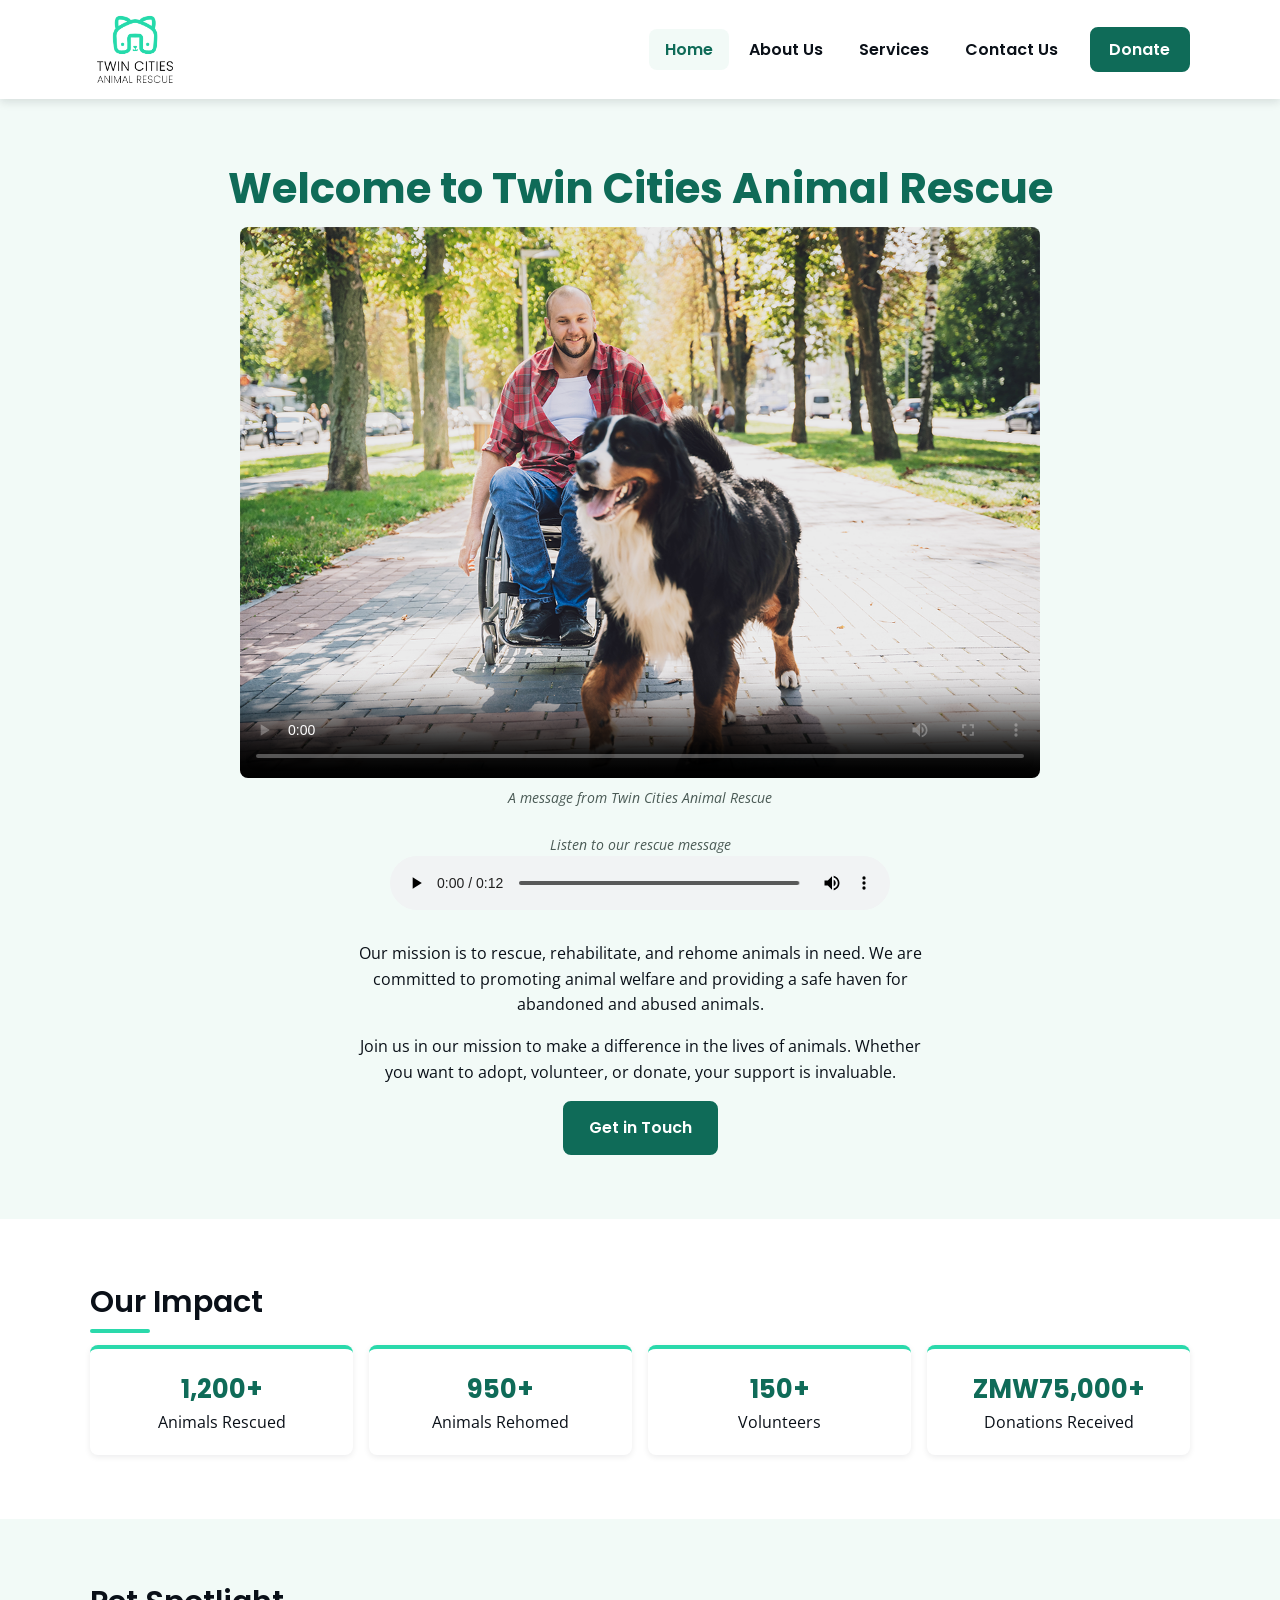
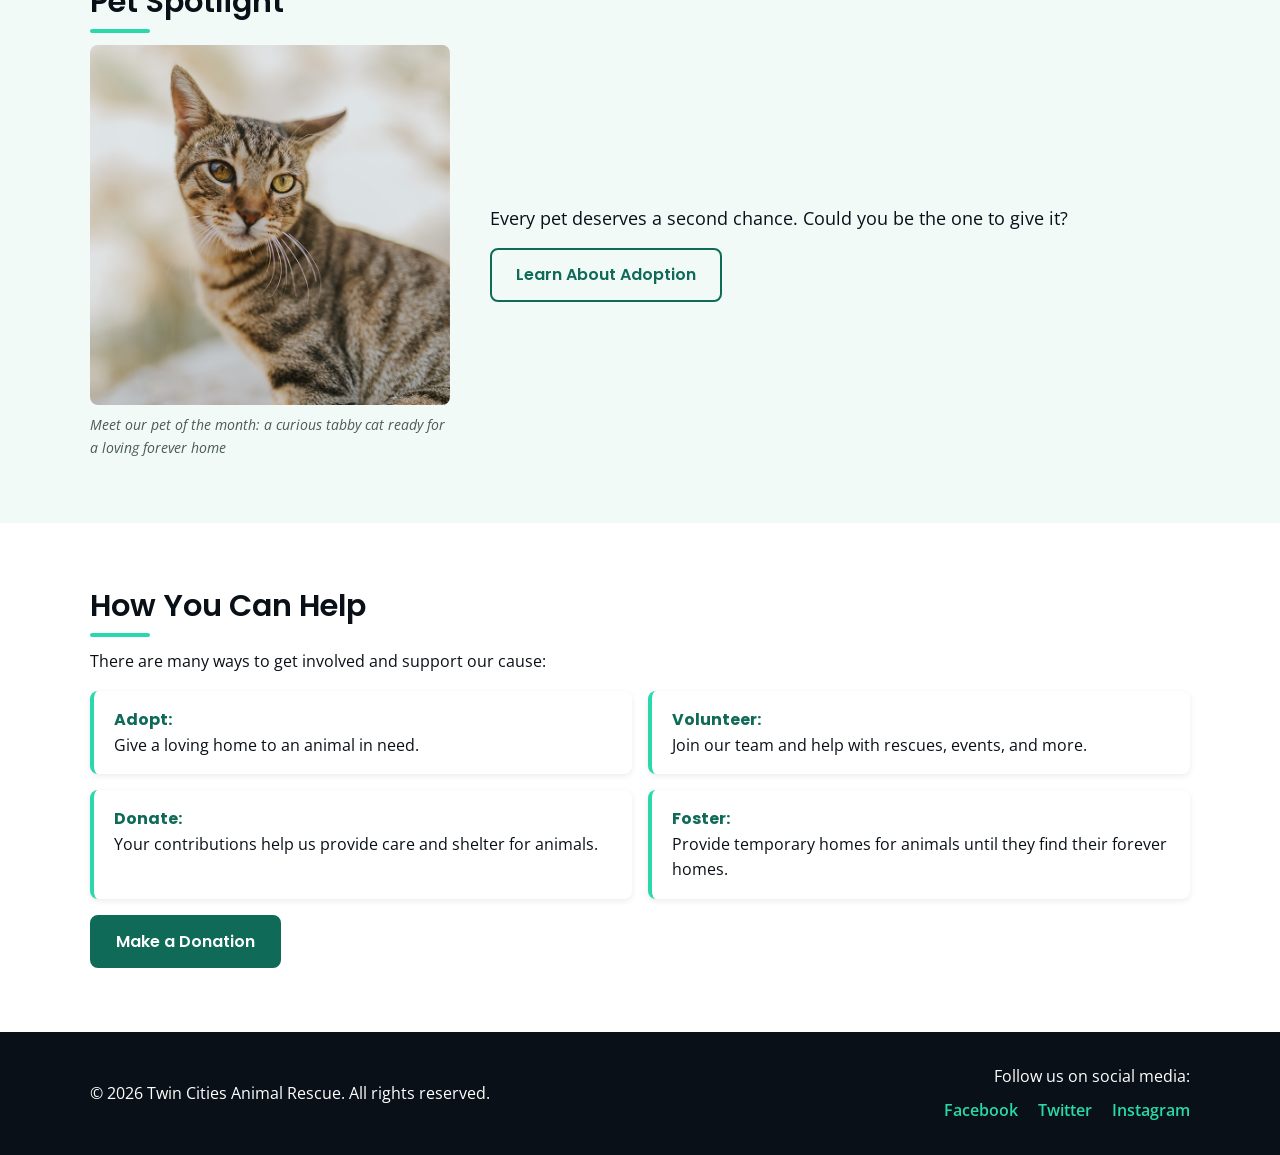
<file: index.html>
<!DOCTYPE html>
<html lang="en">
<head>
    <meta charset="UTF-8">
    <meta name="viewport" content="width=device-width, initial-scale=1.0">
    <title>Twin Cities Animal Rescue</title>
    <meta name="description" content="Twin Cities Animal Rescue is a non-profit organization dedicated to rescuing and rehoming animals in need.">
    <meta name="keywords" content="animal rescue, pet adoption, non-profit organization, Twin Cities, animal welfare">
    <meta name="author" content="Tawonga Michael Makina">
    <meta name="robots" content="index, follow">
    <link rel="icon" href="assets/rescue-logo_c.png" type="image/x-icon">
    <link rel="preconnect" href="https://fonts.googleapis.com">
    <link rel="preconnect" href="https://fonts.gstatic.com" crossorigin>
    <link href="https://fonts.googleapis.com/css2?family=Open+Sans:wght@400;600&family=Poppins:wght@500;600;700&display=swap" rel="stylesheet">
    <link rel="stylesheet" href="css/style.css">
</head>

<body>
    <header class="header">
        <nav class="nav">
            <!-- Logo -->
            <a href="index.html" class="logo">
                <img src="assets/rescue-logo_c.png" alt="Twin Cities Animal Rescue Logo" width="100" height="100">
            </a>
            <!-- Navigation Links -->
            <div class="menu_items_wrapper" id="menu_items">
                <ul>
                    <li><a href="index.html" aria-current="page">Home</a></li>
                    <li><a href="about.html">About Us</a></li>
                    <li><a href="services.html">Services</a></li>
                    <li><a href="contact.html">Contact Us</a></li>
                </ul>
            </div>
            <!-- Opens the donation modal (built by js/main.js) -->
            <button type="button" class="button nav_donate" data-open-donation>Donate</button>
            <!-- Mobile menu button (hidden on larger screens) -->
            <button type="button" class="mobile_menu_button" aria-label="Toggle navigation menu" aria-expanded="false" aria-controls="menu_items">
                <span></span>
                <span></span>
                <span></span>
            </button>
        </nav>
    </header>

    <main>

        <!-- Jumbotron -->
        <section class="hero">
            <h1>Welcome to Twin Cities Animal Rescue</h1>
            <!-- Feature Video -->
            <figure class="video">
                <video controls width="800" height="400" poster="assets/rescue-feature-large_c.png" preload="metadata">
                    <source src="assets/rescue-message_c.mp4" type="video/mp4">
                    Your browser does not support the video tag.
                </video>
                <!-- caption -->
                <figcaption>A message from Twin Cities Animal Rescue</figcaption>
            </figure>
            <!-- Audio Message -->
            <figure class="audio">
                <figcaption>Listen to our rescue message</figcaption>
                <audio controls preload="metadata">
                    <source src="assets/rescue-message_c.mp3" type="audio/mpeg">
                    Your browser does not support the audio element.
                </audio>
            </figure>
            <!-- Mission Statement -->
            <p>Our mission is to rescue, rehabilitate, and rehome animals in need. We are committed to promoting animal welfare and providing a safe haven for abandoned and abused animals.</p>
            <!-- Call to Action -->
            <p>Join us in our mission to make a difference in the lives of animals. Whether you want to adopt, volunteer, or donate, your support is invaluable.</p>
            <!-- Get in touch Button to contact -->
            <a href="contact.html" class="button" aria-label="Get in Touch">Get in Touch</a>
        </section>

        <!-- Impact Stats -->
        <section class="stats">
            <h2>Our Impact</h2>
            <ul class="stats_list">
                <li><strong>1,200+</strong> Animals Rescued</li>
                <li><strong>950+</strong> Animals Rehomed</li>
                <li><strong>150+</strong> Volunteers</li>
                <li><strong>ZMW75,000+</strong> Donations Received</li>
            </ul>
        </section>

        <section>
            <h2>Pet Spotlight</h2>
            <div class="spotlight">
                <figure>
                    <img src="assets/rescue-pet-spotlight_c.png" alt="A grey tabby cat with green-gold eyes looking towards the camera" width="400" height="400">
                    <!-- caption -->
                    <figcaption>Meet our pet of the month: a curious tabby cat ready for a loving forever home</figcaption>
                </figure>
                <div class="spotlight_text">
                    <p>Every pet deserves a second chance. Could you be the one to give it?</p>
                    <a href="services.html" class="button button_outline" aria-label="Learn About Adoption">Learn About Adoption</a>
                </div>
            </div>
        </section>

        <section>
            <h2>How You Can Help</h2>
            <p>There are many ways to get involved and support our cause:</p>
            <ul class="card_list">
                <li><strong>Adopt:</strong> Give a loving home to an animal in need.</li>
                <li><strong>Volunteer:</strong> Join our team and help with rescues, events, and more.</li>
                <li><strong>Donate:</strong> Your contributions help us provide care and shelter for animals.</li>
                <li><strong>Foster:</strong> Provide temporary homes for animals until they find their forever homes.</li>
            </ul>
            <button type="button" class="button" data-open-donation>Make a Donation</button>
        </section>
    </main>
    <footer class="footer">
        <p>&copy; 2026 Twin Cities Animal Rescue. All rights reserved.</p>
        <div class="social">
            <p>Follow us on social media:</p>
            <ul>
                <li><a href="https://www.facebook.com/TwinCitiesAnimalRescue">Facebook</a></li>
                <li><a href="https://www.twitter.com/TwinCitiesRescue">Twitter</a></li>
                <li><a href="https://www.instagram.com/TwinCitiesAnimalRescue">Instagram</a></li>
            </ul>
        </div>
    </footer>

    <script src="js/main.js"></script>
</body>
</html>
</file>
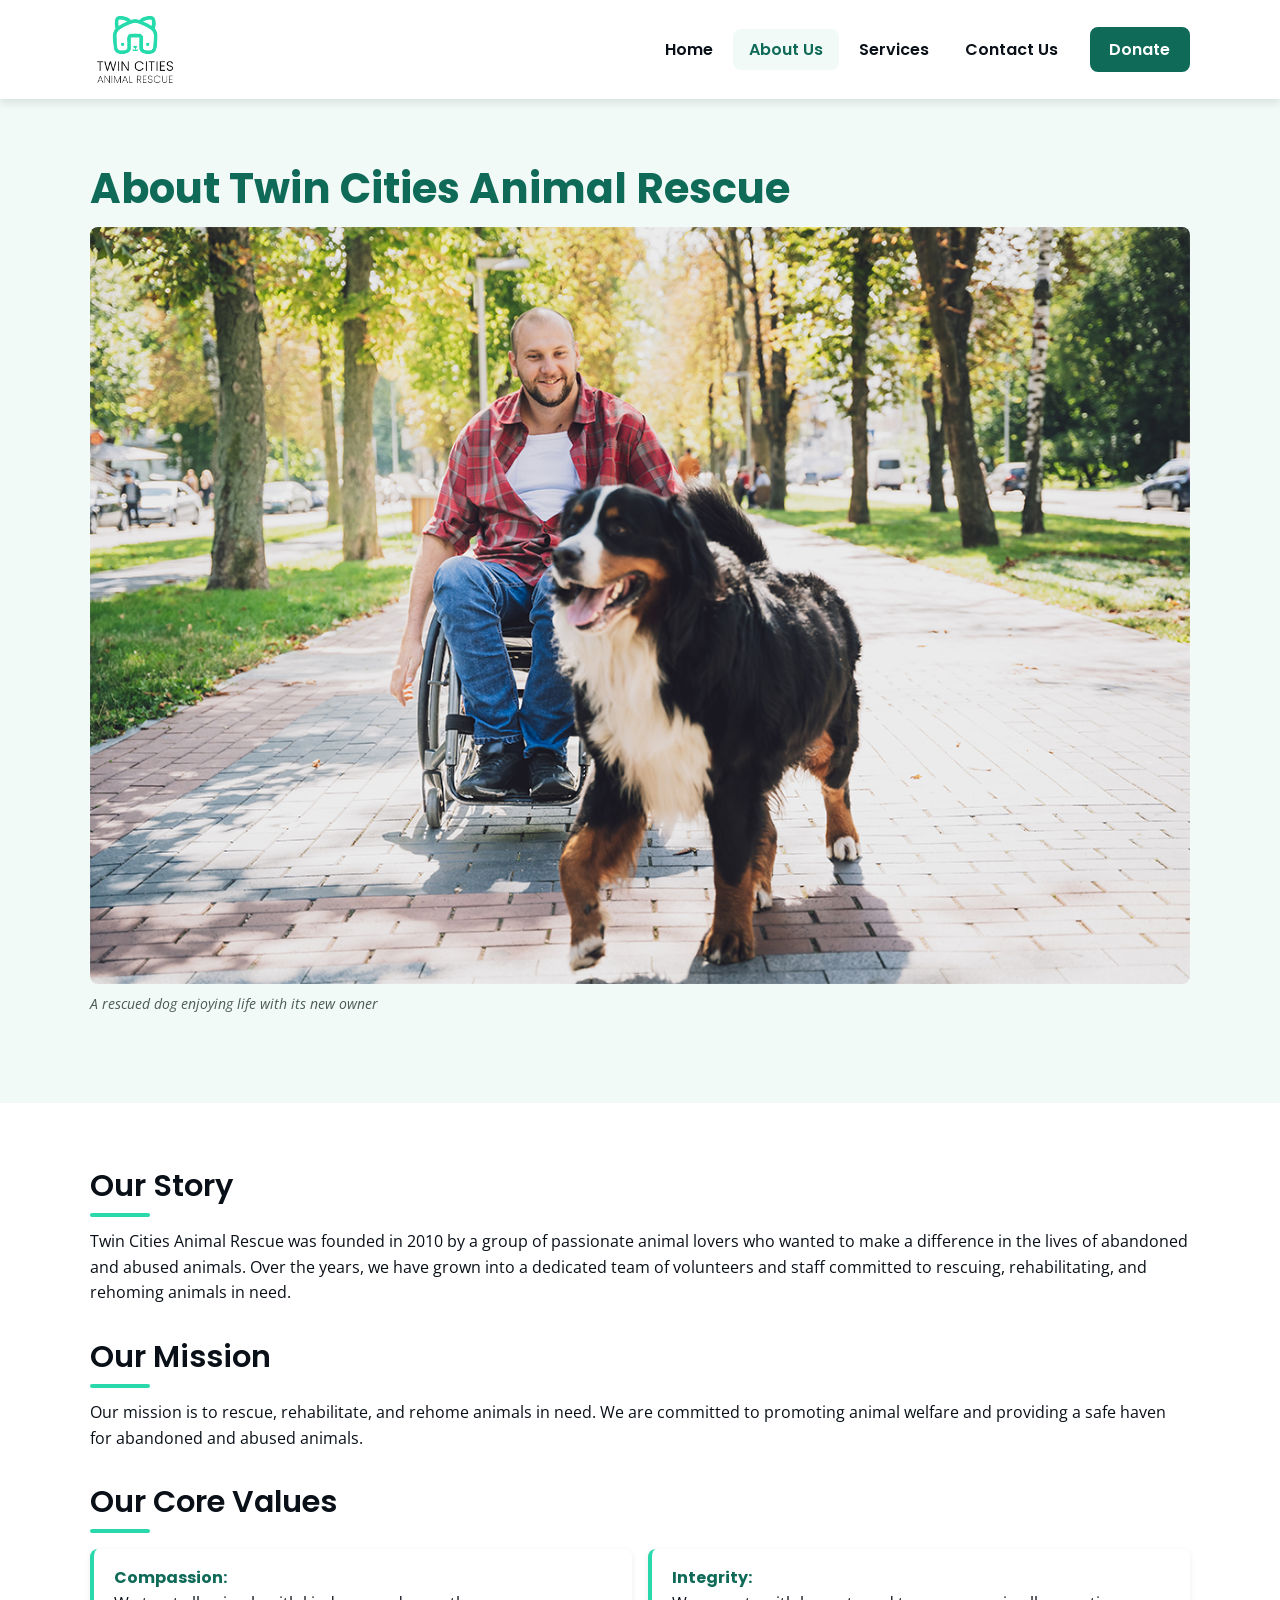
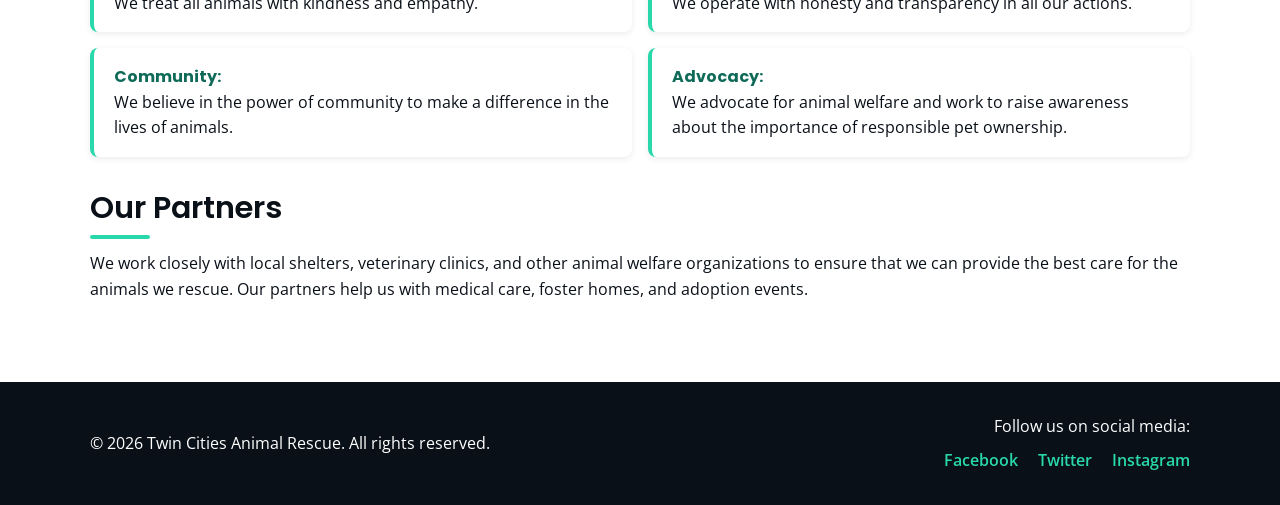
<file: about.html>
<!DOCTYPE html>
<html lang="en">
<head>
    <meta charset="UTF-8">
    <meta name="viewport" content="width=device-width, initial-scale=1.0">
    <title>About Us - Twin Cities Animal Rescue</title>
    <meta name="description" content="Twin Cities Animal Rescue is a non-profit organization dedicated to rescuing and rehoming animals in need.">
    <meta name="keywords" content="animal rescue, pet adoption, non-profit organization, Twin Cities, animal welfare">
    <meta name="author" content="Tawonga Michael Makina">
    <meta name="robots" content="index, follow">
    <link rel="icon" href="assets/rescue-logo_c.png" type="image/x-icon">
    <link rel="preconnect" href="https://fonts.googleapis.com">
    <link rel="preconnect" href="https://fonts.gstatic.com" crossorigin>
    <link href="https://fonts.googleapis.com/css2?family=Open+Sans:wght@400;600&family=Poppins:wght@500;600;700&display=swap" rel="stylesheet">
    <link rel="stylesheet" href="css/style.css">
</head>

<body>
    <header class="header">
        <nav class="nav">
            <!-- Logo -->
            <a href="index.html" class="logo">
                <img src="assets/rescue-logo_c.png" alt="Twin Cities Animal Rescue Logo" width="100" height="100">
            </a>
            <!-- Navigation Links -->
            <div class="menu_items_wrapper" id="menu_items">
                <ul>
                    <li><a href="index.html">Home</a></li>
                    <li><a href="about.html" aria-current="page">About Us</a></li>
                    <li><a href="services.html">Services</a></li>
                    <li><a href="contact.html">Contact Us</a></li>
                </ul>
            </div>
            <!-- Opens the donation modal (built by js/main.js) -->
            <button type="button" class="button nav_donate" data-open-donation>Donate</button>
            <!-- Mobile menu button (hidden on larger screens) -->
            <button type="button" class="mobile_menu_button" aria-label="Toggle navigation menu" aria-expanded="false" aria-controls="menu_items">
                <span></span>
                <span></span>
                <span></span>
            </button>
        </nav>
    </header>

    <main>

        <section class="page_intro">
            <h1>About Twin Cities Animal Rescue</h1>
            <figure>
                <picture>
                    <source media="(max-width: 600px)" srcset="assets/rescue-feature-small_c.png">
                    <source media="(min-width: 601px)" srcset="assets/rescue-feature-large_c.png">
                    <img src="assets/rescue-feature-large_c.png" alt="A smiling man in a wheelchair out for a walk in a tree-lined park with his black, white and brown Bernese mountain dog" width="1200" height="826">
                </picture>
                <!-- caption -->
                <figcaption>A rescued dog enjoying life with its new owner</figcaption>
            </figure>
        </section>

        <!-- Our Story -->
        <section class="content">
            <article>
                <h2>Our Story</h2>
                <p>Twin Cities Animal Rescue was founded in 2010 by a group of passionate animal lovers who wanted to make a difference in the lives of abandoned and abused animals. Over the years, we have grown into a dedicated team of volunteers and staff committed to rescuing, rehabilitating, and rehoming animals in need.</p>
            </article>

            <!-- Our Mission -->
            <article>
                <h2>Our Mission</h2>
                <p>Our mission is to rescue, rehabilitate, and rehome animals in need. We are committed to promoting animal welfare and providing a safe haven for abandoned and abused animals.</p>
            </article>

            <!-- Our Core Values -->
            <article>
                <h2>Our Core Values</h2>
                <ul class="card_list">
                    <li><b>Compassion:</b> We treat all animals with kindness and empathy.</li>
                    <li><b>Integrity:</b> We operate with honesty and transparency in all our actions.</li>
                    <li><b>Community:</b> We believe in the power of community to make a difference in the lives of animals.</li>
                    <li><b>Advocacy:</b> We advocate for animal welfare and work to raise awareness about the importance of responsible pet ownership.</li>
                </ul>
            </article>

            <!-- Partner We Work With -->
            <article>
                <h2>Our Partners</h2>
                <p>We work closely with local shelters, veterinary clinics, and other animal welfare organizations to ensure that we can provide the best care for the animals we rescue. Our partners help us with medical care, foster homes, and adoption events.</p>
            </article>
        </section>

    </main>
    <footer class="footer">
        <p>&copy; 2026 Twin Cities Animal Rescue. All rights reserved.</p>
        <div class="social">
            <p>Follow us on social media:</p>
            <ul>
                <li><a href="https://www.facebook.com/TwinCitiesAnimalRescue">Facebook</a></li>
                <li><a href="https://www.twitter.com/TwinCitiesRescue">Twitter</a></li>
                <li><a href="https://www.instagram.com/TwinCitiesAnimalRescue">Instagram</a></li>
            </ul>
        </div>
    </footer>

    <script src="js/main.js"></script>
</body>
</html>
</file>
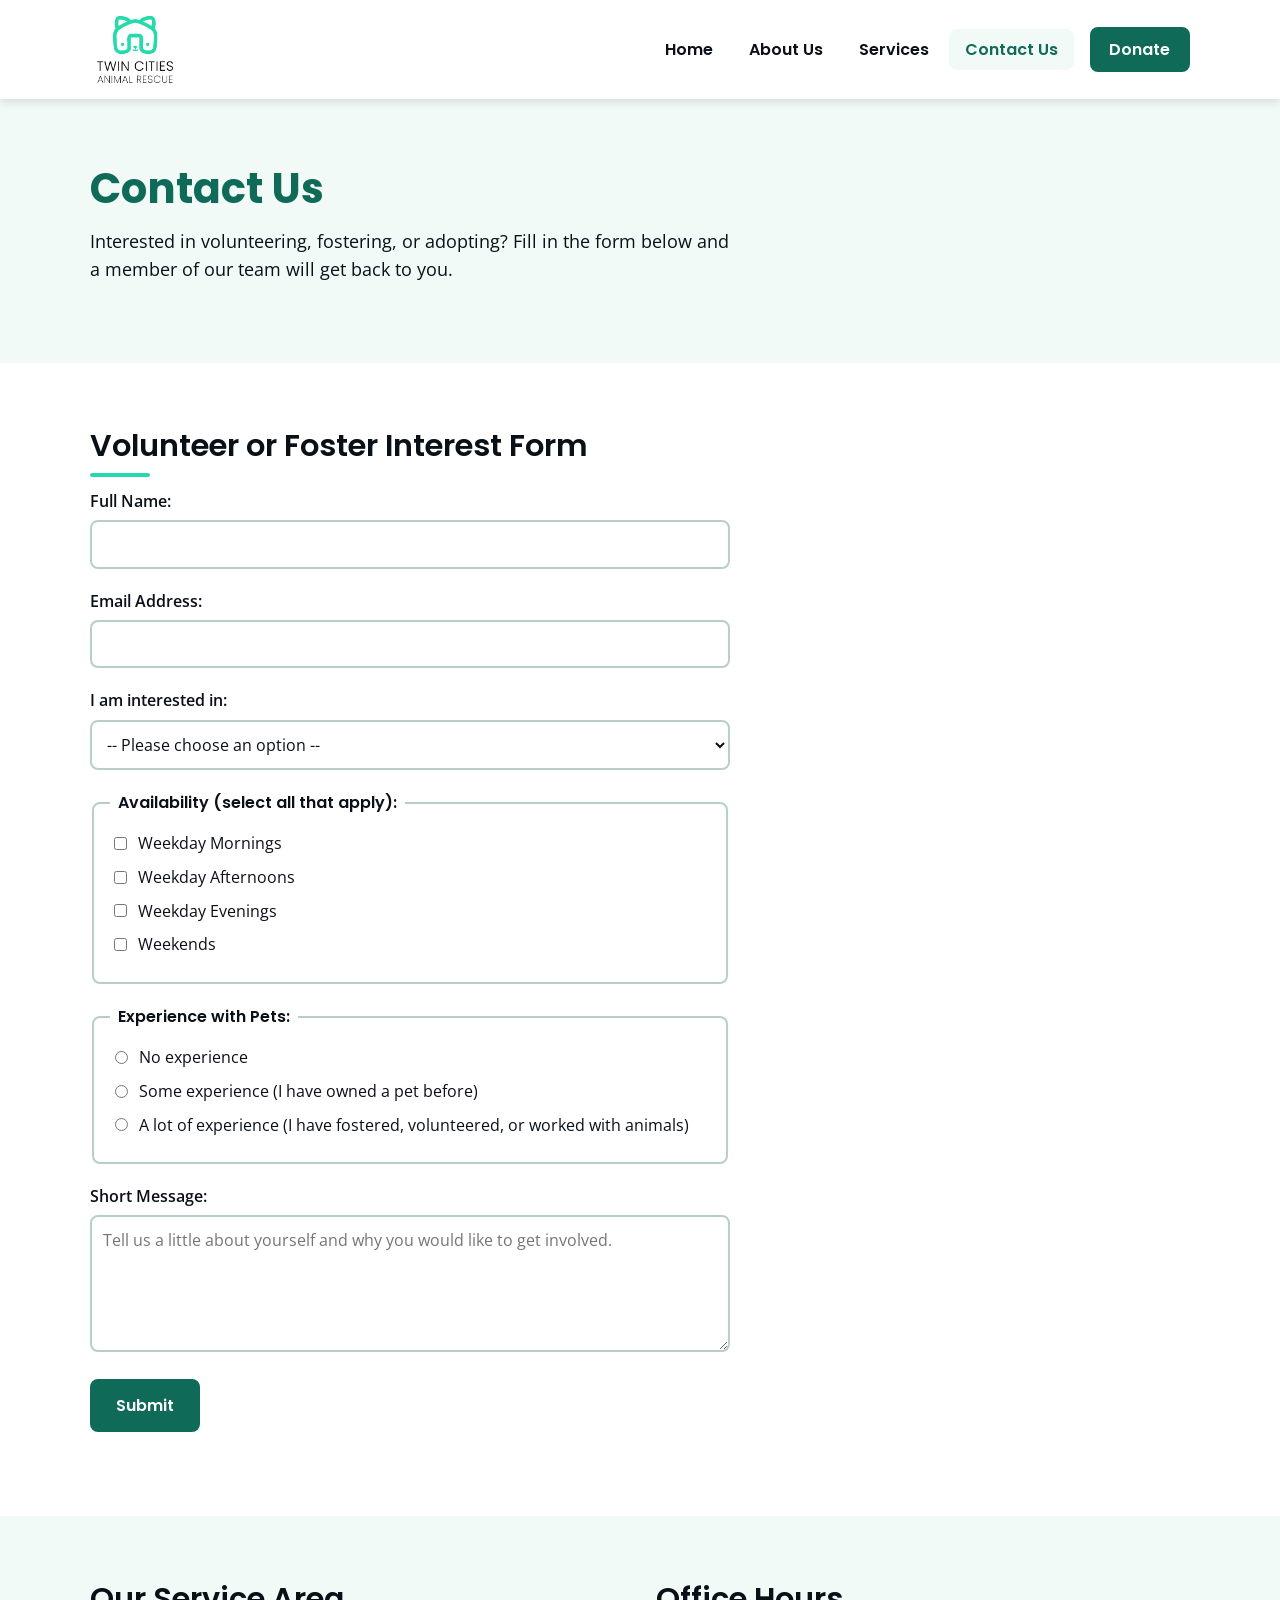
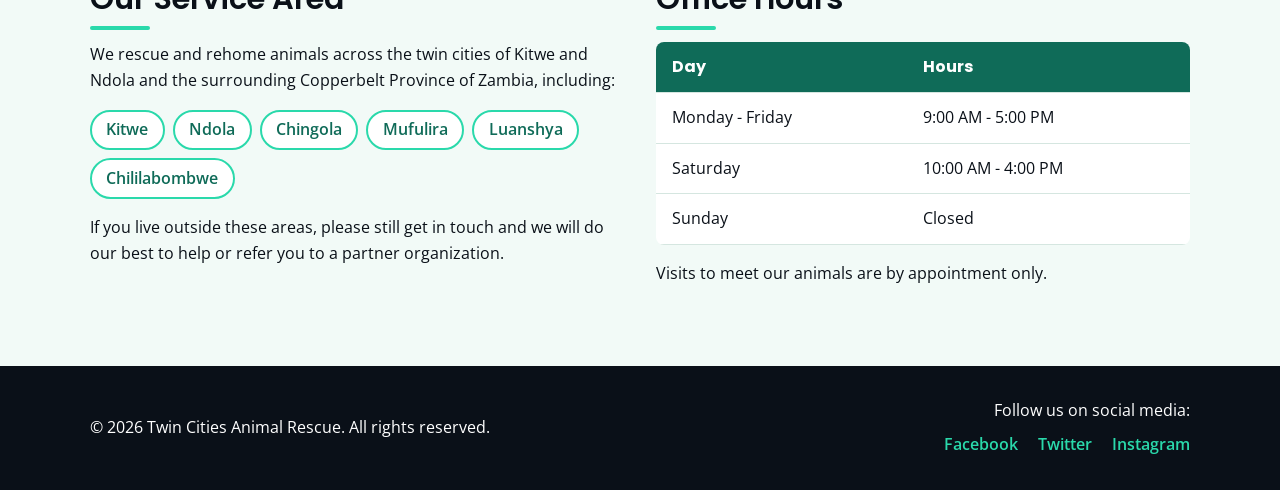
<file: contact.html>
<!DOCTYPE html>
<html lang="en">
<head>
    <meta charset="UTF-8">
    <meta name="viewport" content="width=device-width, initial-scale=1.0">
    <title>Contact Us - Twin Cities Animal Rescue</title>
    <meta name="description" content="Get in touch with Twin Cities Animal Rescue to volunteer, foster, or ask about adoption.">
    <meta name="keywords" content="contact, volunteer, foster, adoption, animal rescue, Twin Cities">
    <meta name="author" content="Tawonga Michael Makina">
    <meta name="robots" content="index, follow">
    <link rel="icon" href="assets/rescue-logo_c.png" type="image/x-icon">
    <link rel="preconnect" href="https://fonts.googleapis.com">
    <link rel="preconnect" href="https://fonts.gstatic.com" crossorigin>
    <link href="https://fonts.googleapis.com/css2?family=Open+Sans:wght@400;600&family=Poppins:wght@500;600;700&display=swap" rel="stylesheet">
    <link rel="stylesheet" href="css/style.css">
</head>

<body>
    <header class="header">
        <nav class="nav">
            <!-- Logo -->
            <a href="index.html" class="logo">
                <img src="assets/rescue-logo_c.png" alt="Twin Cities Animal Rescue Logo" width="100" height="100">
            </a>
            <!-- Navigation Links -->
            <div class="menu_items_wrapper" id="menu_items">
                <ul>
                    <li><a href="index.html">Home</a></li>
                    <li><a href="about.html">About Us</a></li>
                    <li><a href="services.html">Services</a></li>
                    <li><a href="contact.html" aria-current="page">Contact Us</a></li>
                </ul>
            </div>
            <!-- Opens the donation modal (built by js/main.js) -->
            <button type="button" class="button nav_donate" data-open-donation>Donate</button>
            <!-- Mobile menu button (hidden on larger screens) -->
            <button type="button" class="mobile_menu_button" aria-label="Toggle navigation menu" aria-expanded="false" aria-controls="menu_items">
                <span></span>
                <span></span>
                <span></span>
            </button>
        </nav>
    </header>

    <main>

        <section class="page_intro">
            <h1>Contact Us</h1>
            <p>Interested in volunteering, fostering, or adopting? Fill in the form below and a member of our team will get back to you.</p>
        </section>

        <section>
            <h2>Volunteer or Foster Interest Form</h2>
            <form action="#" method="post" class="form" id="contact_form" novalidate>

                <!-- Name -->
                <div class="form_group">
                    <label for="name">Full Name:</label>
                    <input type="text" id="name" name="name" autocomplete="name" aria-describedby="name_message" required>
                    <div class="form_message" id="name_message" aria-live="polite"></div>
                </div>

                <!-- Email -->
                <div class="form_group">
                    <label for="email">Email Address:</label>
                    <input type="email" id="email" name="email" autocomplete="email" aria-describedby="email_message" required>
                    <div class="form_message" id="email_message" aria-live="polite"></div>
                </div>

                <!-- Interest Type -->
                <div class="form_group">
                    <label for="interest">I am interested in:</label>
                    <select id="interest" name="interest" aria-describedby="interest_message" required>
                        <option value="">-- Please choose an option --</option>
                        <option value="volunteer">Volunteering</option>
                        <option value="foster">Fostering</option>
                        <option value="adoption">Adoption Information</option>
                    </select>
                    <div class="form_message" id="interest_message" aria-live="polite"></div>
                </div>

                <!-- Availability -->
                <fieldset class="form_group" id="availability" aria-describedby="availability_message">
                    <legend>Availability (select all that apply):</legend>
                    <div>
                        <input type="checkbox" id="weekday-mornings" name="availability" value="weekday-mornings">
                        <label for="weekday-mornings">Weekday Mornings</label>
                    </div>
                    <div>
                        <input type="checkbox" id="weekday-afternoons" name="availability" value="weekday-afternoons">
                        <label for="weekday-afternoons">Weekday Afternoons</label>
                    </div>
                    <div>
                        <input type="checkbox" id="weekday-evenings" name="availability" value="weekday-evenings">
                        <label for="weekday-evenings">Weekday Evenings</label>
                    </div>
                    <div>
                        <input type="checkbox" id="weekends" name="availability" value="weekends">
                        <label for="weekends">Weekends</label>
                    </div>
                    <div class="form_message" id="availability_message" aria-live="polite"></div>
                </fieldset>

                <!-- Experience with Pets -->
                <fieldset class="form_group" id="experience" aria-describedby="experience_message">
                    <legend>Experience with Pets:</legend>
                    <div>
                        <input type="radio" id="experience-none" name="experience" value="none" required>
                        <label for="experience-none">No experience</label>
                    </div>
                    <div>
                        <input type="radio" id="experience-some" name="experience" value="some">
                        <label for="experience-some">Some experience (I have owned a pet before)</label>
                    </div>
                    <div>
                        <input type="radio" id="experience-lots" name="experience" value="lots">
                        <label for="experience-lots">A lot of experience (I have fostered, volunteered, or worked with animals)</label>
                    </div>
                    <div class="form_message" id="experience_message" aria-live="polite"></div>
                </fieldset>

                <!-- Short Message -->
                <div class="form_group">
                    <label for="message">Short Message:</label>
                    <textarea id="message" name="message" rows="5" cols="40" maxlength="500" placeholder="Tell us a little about yourself and why you would like to get involved." aria-describedby="message_message"></textarea>
                    <div class="form_message" id="message_message" aria-live="polite"></div>
                </div>

                <!-- Submit Button -->
                <button type="submit" class="button" aria-label="Submit Form">Submit</button>

                <!-- Overall result of the form (success or "please fix errors") -->
                <div class="form_status" id="form_status" aria-live="polite"></div>

            </form>
        </section>

        <div class="info_columns">
        <section>
            <article>
                <h2>Our Service Area</h2>
                <p>We rescue and rehome animals across the twin cities of Kitwe and Ndola and the surrounding Copperbelt Province of Zambia, including:</p>
                <ul class="tag_list">
                    <li>Kitwe</li>
                    <li>Ndola</li>
                    <li>Chingola</li>
                    <li>Mufulira</li>
                    <li>Luanshya</li>
                    <li>Chililabombwe</li>
                </ul>
                <p>If you live outside these areas, please still get in touch and we will do our best to help or refer you to a partner organization.</p>
            </article>
        </section>

        <!-- Office Hours -->
        <section>
            <article>
                <h2>Office Hours</h2>
                <table>
                    <thead>
                        <tr>
                            <th scope="col">Day</th>
                            <th scope="col">Hours</th>
                        </tr>
                    </thead>
                    <tbody>
                        <tr>
                            <td>Monday - Friday</td>
                            <td>9:00 AM - 5:00 PM</td>
                        </tr>
                        <tr>
                            <td>Saturday</td>
                            <td>10:00 AM - 4:00 PM</td>
                        </tr>
                        <tr>
                            <td>Sunday</td>
                            <td>Closed</td>
                        </tr>
                    </tbody>
                </table>
                <p>Visits to meet our animals are by appointment only.</p>
            </article>
        </section>
        </div>

    </main>
    <footer class="footer">
        <p>&copy; 2026 Twin Cities Animal Rescue. All rights reserved.</p>
        <div class="social">
            <p>Follow us on social media:</p>
            <ul>
                <li><a href="https://www.facebook.com/TwinCitiesAnimalRescue">Facebook</a></li>
                <li><a href="https://www.twitter.com/TwinCitiesRescue">Twitter</a></li>
                <li><a href="https://www.instagram.com/TwinCitiesAnimalRescue">Instagram</a></li>
            </ul>
        </div>
    </footer>

    <script src="js/main.js"></script>
</body>
</html>
</file>
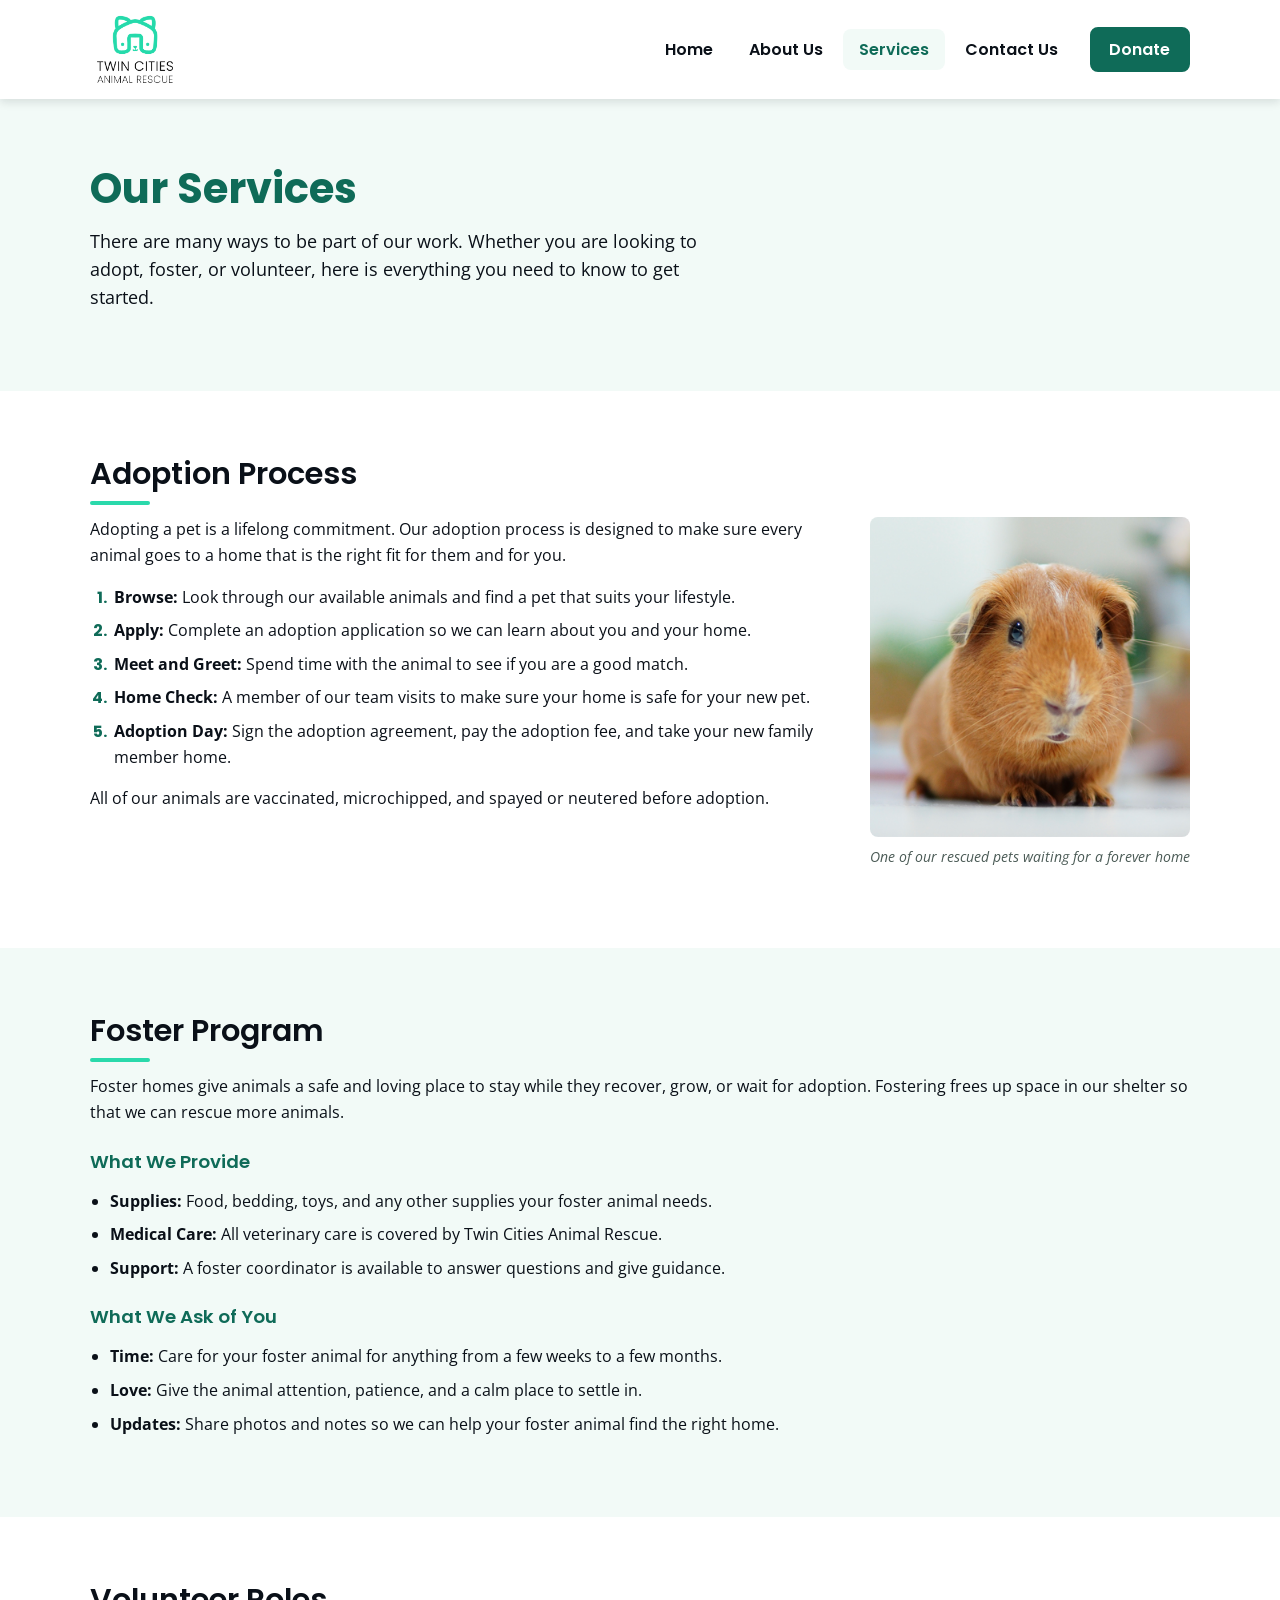
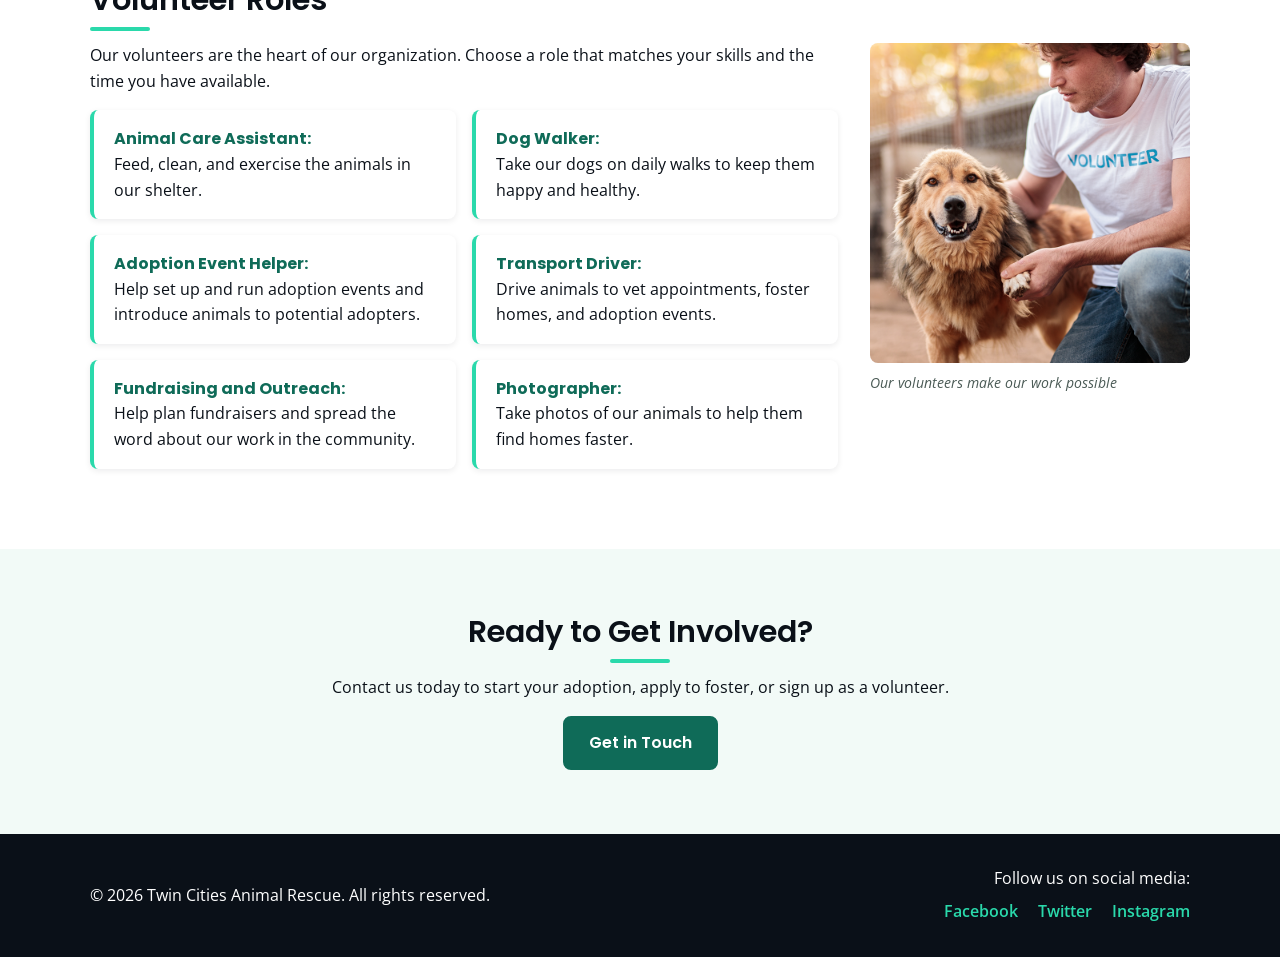
<file: services.html>
<!DOCTYPE html>
<html lang="en">
<head>
    <meta charset="UTF-8">
    <meta name="viewport" content="width=device-width, initial-scale=1.0">
    <title>Services - Twin Cities Animal Rescue</title>
    <meta name="description" content="Learn about adoption, fostering, and volunteering with Twin Cities Animal Rescue.">
    <meta name="keywords" content="animal adoption, foster program, volunteer, animal rescue, Twin Cities, animal welfare">
    <meta name="author" content="Tawonga Michael Makina">
    <meta name="robots" content="index, follow">
    <link rel="icon" href="assets/rescue-logo_c.png" type="image/x-icon">
    <link rel="preconnect" href="https://fonts.googleapis.com">
    <link rel="preconnect" href="https://fonts.gstatic.com" crossorigin>
    <link href="https://fonts.googleapis.com/css2?family=Open+Sans:wght@400;600&family=Poppins:wght@500;600;700&display=swap" rel="stylesheet">
    <link rel="stylesheet" href="css/style.css">
</head>

<body>
    <header class="header">
        <nav class="nav">
            <!-- Logo -->
            <a href="index.html" class="logo">
                <img src="assets/rescue-logo_c.png" alt="Twin Cities Animal Rescue Logo" width="100" height="100">
            </a>
            <!-- Navigation Links -->
            <div class="menu_items_wrapper" id="menu_items">
                <ul>
                    <li><a href="index.html">Home</a></li>
                    <li><a href="about.html">About Us</a></li>
                    <li><a href="services.html" aria-current="page">Services</a></li>
                    <li><a href="contact.html">Contact Us</a></li>
                </ul>
            </div>
            <!-- Opens the donation modal (built by js/main.js) -->
            <button type="button" class="button nav_donate" data-open-donation>Donate</button>
            <!-- Mobile menu button (hidden on larger screens) -->
            <button type="button" class="mobile_menu_button" aria-label="Toggle navigation menu" aria-expanded="false" aria-controls="menu_items">
                <span></span>
                <span></span>
                <span></span>
            </button>
        </nav>
    </header>

    <main>

        <section class="page_intro">
            <h1>Our Services</h1>
            <p>There are many ways to be part of our work. Whether you are looking to adopt, foster, or volunteer, here is everything you need to know to get started.</p>
        </section>

        <section>
            <article>
                <h2>Adoption Process</h2>
                <!-- Adoption Image -->
                <figure class="side_image">
                    <img src="assets/rescue-pet_c.png" alt="A ginger guinea pig with a white stripe on its face, available for adoption" width="400" height="400">
                    <!-- caption -->
                    <figcaption>One of our rescued pets waiting for a forever home</figcaption>
                </figure>
                <p>Adopting a pet is a lifelong commitment. Our adoption process is designed to make sure every animal goes to a home that is the right fit for them and for you.</p>
                <ol class="steps">
                    <li><b>Browse:</b> Look through our available animals and find a pet that suits your lifestyle.</li>
                    <li><b>Apply:</b> Complete an adoption application so we can learn about you and your home.</li>
                    <li><b>Meet and Greet:</b> Spend time with the animal to see if you are a good match.</li>
                    <li><b>Home Check:</b> A member of our team visits to make sure your home is safe for your new pet.</li>
                    <li><b>Adoption Day:</b> Sign the adoption agreement, pay the adoption fee, and take your new family member home.</li>
                </ol>
                <p>All of our animals are vaccinated, microchipped, and spayed or neutered before adoption.</p>
            </article>
        </section>

        <section>
            <article>
                <h2>Foster Program</h2>
                <p>Foster homes give animals a safe and loving place to stay while they recover, grow, or wait for adoption. Fostering frees up space in our shelter so that we can rescue more animals.</p>
                <h3>What We Provide</h3>
                <ul>
                    <li><b>Supplies:</b> Food, bedding, toys, and any other supplies your foster animal needs.</li>
                    <li><b>Medical Care:</b> All veterinary care is covered by Twin Cities Animal Rescue.</li>
                    <li><b>Support:</b> A foster coordinator is available to answer questions and give guidance.</li>
                </ul>
                <h3>What We Ask of You</h3>
                <ul>
                    <li><b>Time:</b> Care for your foster animal for anything from a few weeks to a few months.</li>
                    <li><b>Love:</b> Give the animal attention, patience, and a calm place to settle in.</li>
                    <li><b>Updates:</b> Share photos and notes so we can help your foster animal find the right home.</li>
                </ul>
            </article>
        </section>

        <!-- Volunteer Role Descriptions -->
        <section>
            <article>
                <h2>Volunteer Roles</h2>
                <!-- Volunteer Image -->
                <figure class="side_image">
                    <img src="assets/rescue-volunteer_c.png" alt="A volunteer in a white Volunteer T-shirt kneeling beside a happy fluffy brown dog and holding its paw" width="400" height="400">
                    <!-- caption -->
                    <figcaption>Our volunteers make our work possible</figcaption>
                </figure>
                <p>Our volunteers are the heart of our organization. Choose a role that matches your skills and the time you have available.</p>
                <ul class="card_list">
                    <li><b>Animal Care Assistant:</b> Feed, clean, and exercise the animals in our shelter.</li>
                    <li><b>Dog Walker:</b> Take our dogs on daily walks to keep them happy and healthy.</li>
                    <li><b>Adoption Event Helper:</b> Help set up and run adoption events and introduce animals to potential adopters.</li>
                    <li><b>Transport Driver:</b> Drive animals to vet appointments, foster homes, and adoption events.</li>
                    <li><b>Fundraising and Outreach:</b> Help plan fundraisers and spread the word about our work in the community.</li>
                    <li><b>Photographer:</b> Take photos of our animals to help them find homes faster.</li>
                </ul>
            </article>
        </section>

        <!-- Call to Action -->
        <section class="cta">
            <h2>Ready to Get Involved?</h2>
            <p>Contact us today to start your adoption, apply to foster, or sign up as a volunteer.</p>
            <!-- Get in touch Button to contact -->
            <a href="contact.html" class="button" aria-label="Get in Touch">Get in Touch</a>
        </section>

    </main>
    <footer class="footer">
        <p>&copy; 2026 Twin Cities Animal Rescue. All rights reserved.</p>
        <div class="social">
            <p>Follow us on social media:</p>
            <ul>
                <li><a href="https://www.facebook.com/TwinCitiesAnimalRescue">Facebook</a></li>
                <li><a href="https://www.twitter.com/TwinCitiesRescue">Twitter</a></li>
                <li><a href="https://www.instagram.com/TwinCitiesAnimalRescue">Instagram</a></li>
            </ul>
        </div>
    </footer>

    <script src="js/main.js"></script>
</body>
</html>
</file>
<file: css/style.css>
/* Variable Definition */
:root {
    --color-primary: #0f6b58;
    --color-accent: #2ad9ab;
    --color-dark: #0a1018;
    --color-light: #f2faf7;
    --color-white: #ffffff;
    --color-error: #b3261e; /* status colour for form errors only */

    --font-heading: "Poppins", Arial, sans-serif;
    --font-body: "Open Sans", Arial, sans-serif;

    --radius: 8px;
    --max-width: 1100px;
}
/* Resets */
*,
*::before,
*::after {
    box-sizing: border-box;
}

body {
    margin: 0;
    padding: 0;
    font-family: var(--font-body);
    font-size: 1rem;
    line-height: 1.6;
    color: var(--color-dark);
    background-color: var(--color-white);
}

/* Responsive Media */
img,
video {
    max-width: 100%;
    height: auto;
    display: block;
}

audio {
    width: 100%;
}

/* Headings */
h1,
h2,
h3 {
    font-family: var(--font-heading);
    line-height: 1.25;
    margin: 0 0 0.75rem;
}

h1 {
    font-size: 1.9rem;
    font-weight: 700;
}

h2 {
    font-size: 1.5rem;
    font-weight: 600;
}

h2::after {
    content: "";
    display: block;
    width: 60px;
    height: 4px;
    margin-top: 0.5rem;
    background-color: var(--color-accent);
    border-radius: 2px;
}

h3 {
    font-size: 1.15rem;
    font-weight: 600;
    color: var(--color-primary);
    margin-top: 1.5rem;
}

p {
    margin: 0 0 1rem;
}

a {
    color: var(--color-primary);
}

a:hover,
a:focus {
    color: var(--color-dark);
}


a:focus-visible,
button:focus-visible,
input:focus-visible,
select:focus-visible,
textarea:focus-visible {
    outline: 3px solid var(--color-accent);
    outline-offset: 2px;
}

ul,
ol {
    padding-left: 1.25rem;
}

li {
    margin-bottom: 0.5rem;
}

figure {
    margin: 0 0 1.5rem;
}

figcaption {
    font-size: 0.9rem;
    font-style: italic;
    color: #4a5a55;
    margin-top: 0.5rem;
}

/* Global BUttons */
.button {
    display: inline-block;
    padding: 0.75rem 1.5rem;
    font-family: var(--font-heading);
    font-weight: 600;
    font-size: 1rem;
    color: var(--color-white);
    background-color: var(--color-primary);
    border: 2px solid var(--color-primary);
    border-radius: var(--radius);
    text-decoration: none;
    cursor: pointer;
    transition: background-color 0.2s ease, color 0.2s ease;
}

.button:hover,
.button:focus {
    color: var(--color-white);
    background-color: var(--color-dark);
    border-color: var(--color-dark);
}

/* Button outline variants */
.button_outline {
    color: var(--color-primary);
    background-color: transparent;
}

/* Header and Navbar */
.header {
    padding: 0.5rem 16px;
    background-color: var(--color-white);
    box-shadow: 0 3px 9px rgba(10, 16, 24, 0.12);
    position: sticky;
    top: 0;
    z-index: 10;
}

/* Mobile: logo, Donate and menu button on one row; the
   links drop onto their own full-width row underneath */
.nav {
    display: flex;
    flex-wrap: wrap;
    align-items: center;
    gap: 0.5rem;
    max-width: var(--max-width);
    margin: 0 auto;
}

.logo {
    margin-right: auto;
}

.logo img {
    width: 70px;
    height: auto;
}

.nav_donate {
    padding: 0.5rem 1.1rem;
}

/* Menu Button Mobile */
.mobile_menu_button {
    display: block;
    padding: 0.5rem;
    background-color: transparent;
    border: none;
    cursor: pointer;
}

.mobile_menu_button span {
    display: block;
    width: 26px;
    height: 3px;
    margin: 5px 0;
    background-color: var(--color-dark);
    border-radius: 2px;
}

.menu_items_wrapper {
    display: none;
    order: 1;
    flex-basis: 100%;
}

.menu_items_wrapper.show {
    display: block;
    animation: slideDown 0.3s ease-in-out;
}

@keyframes slideDown {
    from {
        transform: translateY(-10px);
        opacity: 0;
    }
    to {
        transform: translateY(0);
        opacity: 1;
    }
}

.nav ul {
    display: flex;
    flex-direction: column;
    list-style: none;
    margin: 0;
    padding: 0.5rem 0;
}

.nav ul li {
    margin: 0;
    text-align: center;
}

.nav ul li a {
    display: block;
    padding: 0.75rem;
    font-family: var(--font-heading);
    font-weight: 600;
    color: var(--color-dark);
    text-decoration: none;
    border-radius: var(--radius);
}

.nav ul li a:hover,
.nav ul li a:focus {
    background-color: var(--color-light);
    color: var(--color-primary);
}

.nav ul li a[aria-current="page"] {
    color: var(--color-primary);
    background-color: var(--color-light);
}


main > section,
.info_columns {
    padding: 2.5rem max(16px, calc((100% - var(--max-width)) / 2));
}

main > section:nth-of-type(odd) {
    background-color: var(--color-light);
}

article + article {
    margin-top: 2rem;
}

/* Jumbotron */
.hero {
    text-align: center;
}

.hero h1 {
    color: var(--color-primary);
}

.hero figure {
    max-width: 800px;
    margin: 0 auto 1.5rem;
}

.hero video {
    width: 100%;
    border-radius: var(--radius);
}

.hero .audio {
    max-width: 500px;
}

.hero p {
    max-width: 65ch;
    margin-left: auto;
    margin-right: auto;
}

/* Intro Section */
.page_intro h1 {
    color: var(--color-primary);
}

.page_intro p {
    max-width: 65ch;
    font-size: 1.1rem;
}

.page_intro img {
    border-radius: var(--radius);
}

.stats_list {
    display: flex;
    flex-wrap: wrap;
    gap: 1rem;
    list-style: none;
    padding: 0;
    margin: 0;
}

.stats_list li {
    flex: 1 1 140px;
    margin: 0;
    padding: 1.25rem 1rem;
    text-align: center;
    background-color: var(--color-white);
    border-top: 4px solid var(--color-accent);
    border-radius: var(--radius);
    box-shadow: 0 2px 6px rgba(10, 16, 24, 0.08);
}

.stats_list strong {
    display: block;
    font-family: var(--font-heading);
    font-size: 1.6rem;
    color: var(--color-primary);
}

.spotlight {
    display: flex;
    flex-direction: column;
    gap: 1rem;
}

.spotlight img,
.side_image img {
    border-radius: var(--radius);
}

.spotlight_text p {
    font-size: 1.15rem;
}

.card_list {
    display: flex;
    flex-direction: column;
    gap: 1rem;
    list-style: none;
    padding: 0;
}

.card_list li {
    margin: 0;
    padding: 1rem 1.25rem;
    background-color: var(--color-white);
    border-left: 4px solid var(--color-accent);
    border-radius: var(--radius);
    box-shadow: 0 2px 6px rgba(10, 16, 24, 0.08);
}

.card_list li strong,
.card_list li b {
    display: block;
    font-family: var(--font-heading);
    color: var(--color-primary);
}

.steps li {
    padding-left: 0.25rem;
}

.steps li::marker {
    font-family: var(--font-heading);
    font-weight: 700;
    color: var(--color-primary);
}

.cta {
    text-align: center;
}

.cta h2::after {
    margin-left: auto;
    margin-right: auto;
}

.form {
    max-width: 640px;
}

.form > div,
.form fieldset {
    margin-bottom: 1.25rem;
}

.form label {
    display: block;
    font-weight: 600;
    margin-bottom: 0.35rem;
}

.form input[type="text"],
.form input[type="email"],
.form input[type="tel"],
.form select,
.form textarea {
    width: 100%;
    padding: 0.7rem;
    font-family: var(--font-body);
    font-size: 1rem;
    color: var(--color-dark);
    background-color: var(--color-white);
    border: 2px solid #b8cfc8;
    border-radius: var(--radius);
}

.form input:focus,
.form select:focus,
.form textarea:focus {
    border-color: var(--color-primary);
}

.form fieldset {
    padding: 1rem;
    border: 2px solid #b8cfc8;
    border-radius: var(--radius);
    background-color: var(--color-white);
}

.form legend {
    padding: 0 0.5rem;
    font-family: var(--font-heading);
    font-weight: 600;
}

.form fieldset div {
    display: flex;
    align-items: flex-start;
    gap: 0.5rem;
    margin-bottom: 0.5rem;
}

.form fieldset label {
    display: inline;
    font-weight: 400;
    margin: 0;
}

.form fieldset input {
    margin-top: 0.35rem;
    accent-color: var(--color-primary);
}


.form .form_message {
    display: block;
    margin: 0.35rem 0 0;
    font-size: 0.9rem;
    font-weight: 600;
}

.form_group.form_error input[type="text"],
.form_group.form_error input[type="email"],
.form_group.form_error input[type="tel"],
.form_group.form_error select,
.form_group.form_error textarea,
fieldset.form_group.form_error {
    border-color: var(--color-error);
}

.form_group.form_error .form_message {
    color: var(--color-error);
}

.form_group.form_success input[type="text"],
.form_group.form_success input[type="email"],
.form_group.form_success input[type="tel"],
.form_group.form_success select,
.form_group.form_success textarea,
fieldset.form_group.form_success {
    border-color: var(--color-primary);
}

.form_group.form_success .form_message {
    color: var(--color-primary);
}

.form_status {
    margin-top: 1rem;
    font-weight: 600;
}

.form_status.form_error {
    color: var(--color-error);
}

.form_status.form_success {
    padding: 0.75rem 1rem;
    color: var(--color-primary);
    background-color: var(--color-light);
    border-left: 4px solid var(--color-accent);
    border-radius: var(--radius);
}

/* Donation modal */
.donation_modal {
    width: min(560px, calc(100% - 32px));
    max-height: calc(100% - 32px);
    padding: 0;
    color: var(--color-dark);
    border: none;
    border-radius: var(--radius);
    box-shadow: 0 10px 30px rgba(10, 16, 24, 0.3);
}

.donation_modal::backdrop {
    background-color: rgba(10, 16, 24, 0.6);
}

.modal_inner {
    padding: 1.5rem;
}

.modal_header {
    display: flex;
    align-items: flex-start;
    justify-content: space-between;
    gap: 1rem;
}

.modal_close {
    padding: 0 0.5rem;
    font-size: 2rem;
    line-height: 1;
    color: var(--color-dark);
    background: none;
    border: none;
    cursor: pointer;
}

.donation_modal .form {
    max-width: none;
}

/* Radio buttons shown as selectable "chips" */
.form .option_chips {
    display: flex;
    flex-wrap: wrap;
    gap: 0.5rem;
}

.form .option_chips > div {
    margin: 0;
}

.form .option_chips input {
    position: absolute;
    opacity: 0;
}

.form .option_chips label {
    display: block;
    padding: 0.5rem 1rem;
    font-family: var(--font-heading);
    font-weight: 600;
    color: var(--color-primary);
    background-color: var(--color-white);
    border: 2px solid var(--color-accent);
    border-radius: 999px;
    cursor: pointer;
}

.form .option_chips input:checked + label {
    color: var(--color-white);
    background-color: var(--color-primary);
    border-color: var(--color-primary);
}

.form .option_chips input:focus-visible + label {
    outline: 3px solid var(--color-accent);
    outline-offset: 2px;
}

.donation_impact {
    padding: 0.75rem 1rem;
    font-weight: 600;
    color: var(--color-primary);
    background-color: var(--color-light);
    border-left: 4px solid var(--color-accent);
    border-radius: var(--radius);
}

.demo_note {
    font-size: 0.9rem;
    color: #4a5a55;
}

.donation_thanks h3 {
    margin-top: 0;
    font-size: 1.4rem;
}

.info_columns {
    display: flex;
    flex-direction: column;
    gap: 2rem;
    background-color: var(--color-light);
}

.tag_list {
    display: flex;
    flex-wrap: wrap;
    gap: 0.5rem;
    list-style: none;
    padding: 0;
}

.tag_list li {
    margin: 0;
    padding: 0.35rem 0.9rem;
    font-weight: 600;
    color: var(--color-primary);
    background-color: var(--color-white);
    border: 2px solid var(--color-accent);
    border-radius: 999px;
}

table {
    width: 100%;
    margin-bottom: 1rem;
    border-collapse: collapse;
    background-color: var(--color-white);
    border-radius: var(--radius);
    overflow: hidden;
}

th,
td {
    padding: 0.75rem 1rem;
    text-align: left;
    border-bottom: 1px solid #d5e6e0;
}

th {
    font-family: var(--font-heading);
    color: var(--color-white);
    background-color: var(--color-primary);
}

.footer {
    display: flex;
    flex-direction: column;
    gap: 1rem;
    padding: 2rem 16px;
    text-align: center;
    color: var(--color-white);
    background-color: var(--color-dark);
}

.footer p {
    margin: 0;
}

.footer ul {
    display: flex;
    justify-content: center;
    gap: 1.25rem;
    list-style: none;
    margin: 0.5rem 0 0;
    padding: 0;
}

.footer ul li {
    margin: 0;
}

.footer ul li a {
    font-weight: 600;
    color: var(--color-accent);
    text-decoration: none;
}

.footer ul li a:hover,
.footer ul li a:focus {
    color: var(--color-white);
    text-decoration: underline;
}


/* Big Screens */
@media screen and (min-width: 768px) {

    h1 {
        font-size: 2.6rem;
    }

    h2 {
        font-size: 1.9rem;
    }

    .nav {
        flex-wrap: nowrap;
        gap: 1rem;
    }

    .logo img {
        width: 90px;
    }

    .mobile_menu_button {
        display: none;
    }

    .menu_items_wrapper {
        display: block;
        order: 0;
        flex-basis: auto;
    }

    .nav ul {
        flex-direction: row;
        gap: 0.25rem;
        padding: 0;
    }

    .nav ul li a {
        padding: 0.5rem 1rem;
    }

    main > section,
    .info_columns {
        padding-top: 4rem;
        padding-bottom: 4rem;
    }

    .spotlight {
        flex-direction: row;
        align-items: center;
        gap: 2.5rem;
    }

    .spotlight figure {
        flex: 0 0 360px;
        margin: 0;
    }

    .card_list {
        flex-direction: row;
        flex-wrap: wrap;
    }

    .card_list li {
        flex: 1 1 calc(50% - 1rem);
    }

    .side_image {
        float: right;
        width: 320px;
        margin: 0 0 1rem 2rem;
    }

    article::after {
        content: "";
        display: block;
        clear: both;
    }

    .info_columns {
        flex-direction: row;
    }

    .info_columns section {
        flex: 1;
    }

    .footer {
        flex-direction: row;
        align-items: center;
        justify-content: space-between;
        padding: 2rem max(16px, calc((100% - var(--max-width)) / 2));
        text-align: left;
    }

    .footer .social {
        text-align: right;
    }

    .footer ul {
        justify-content: flex-end;
    }
}
</file>
